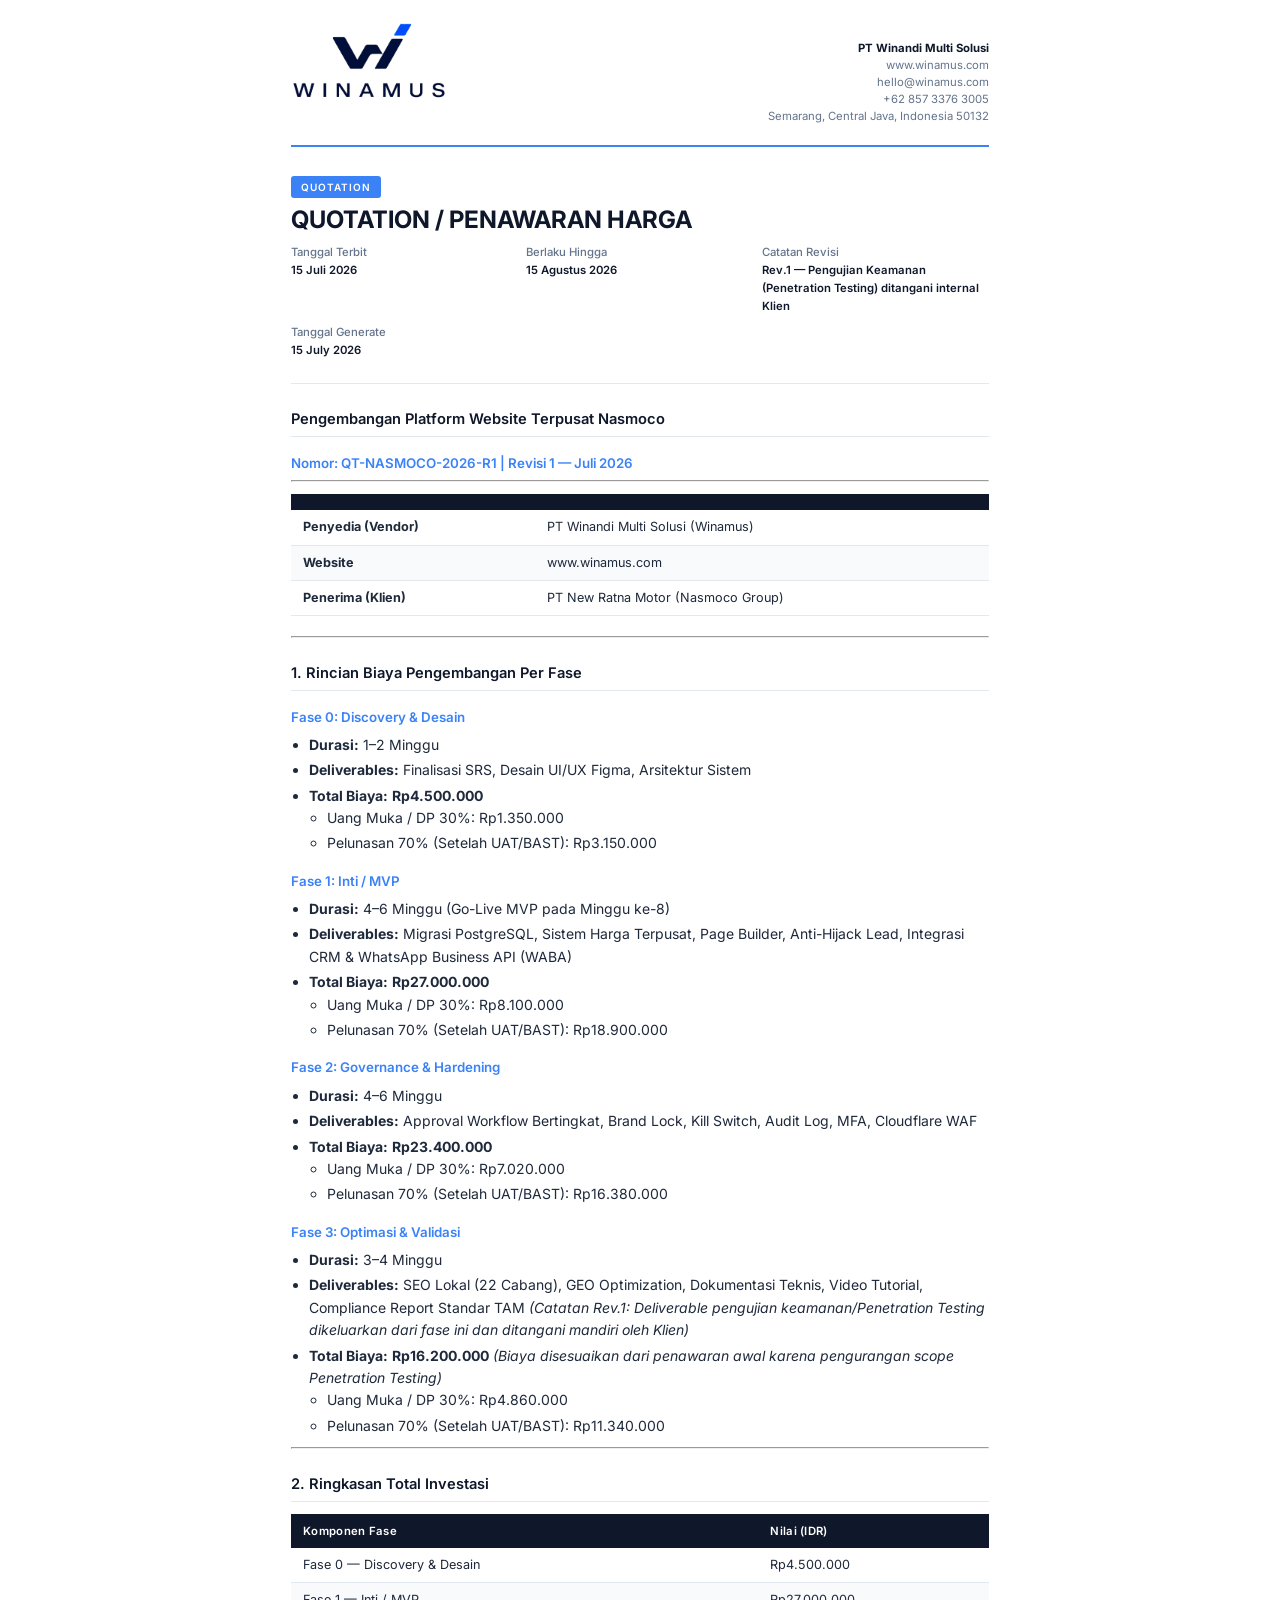
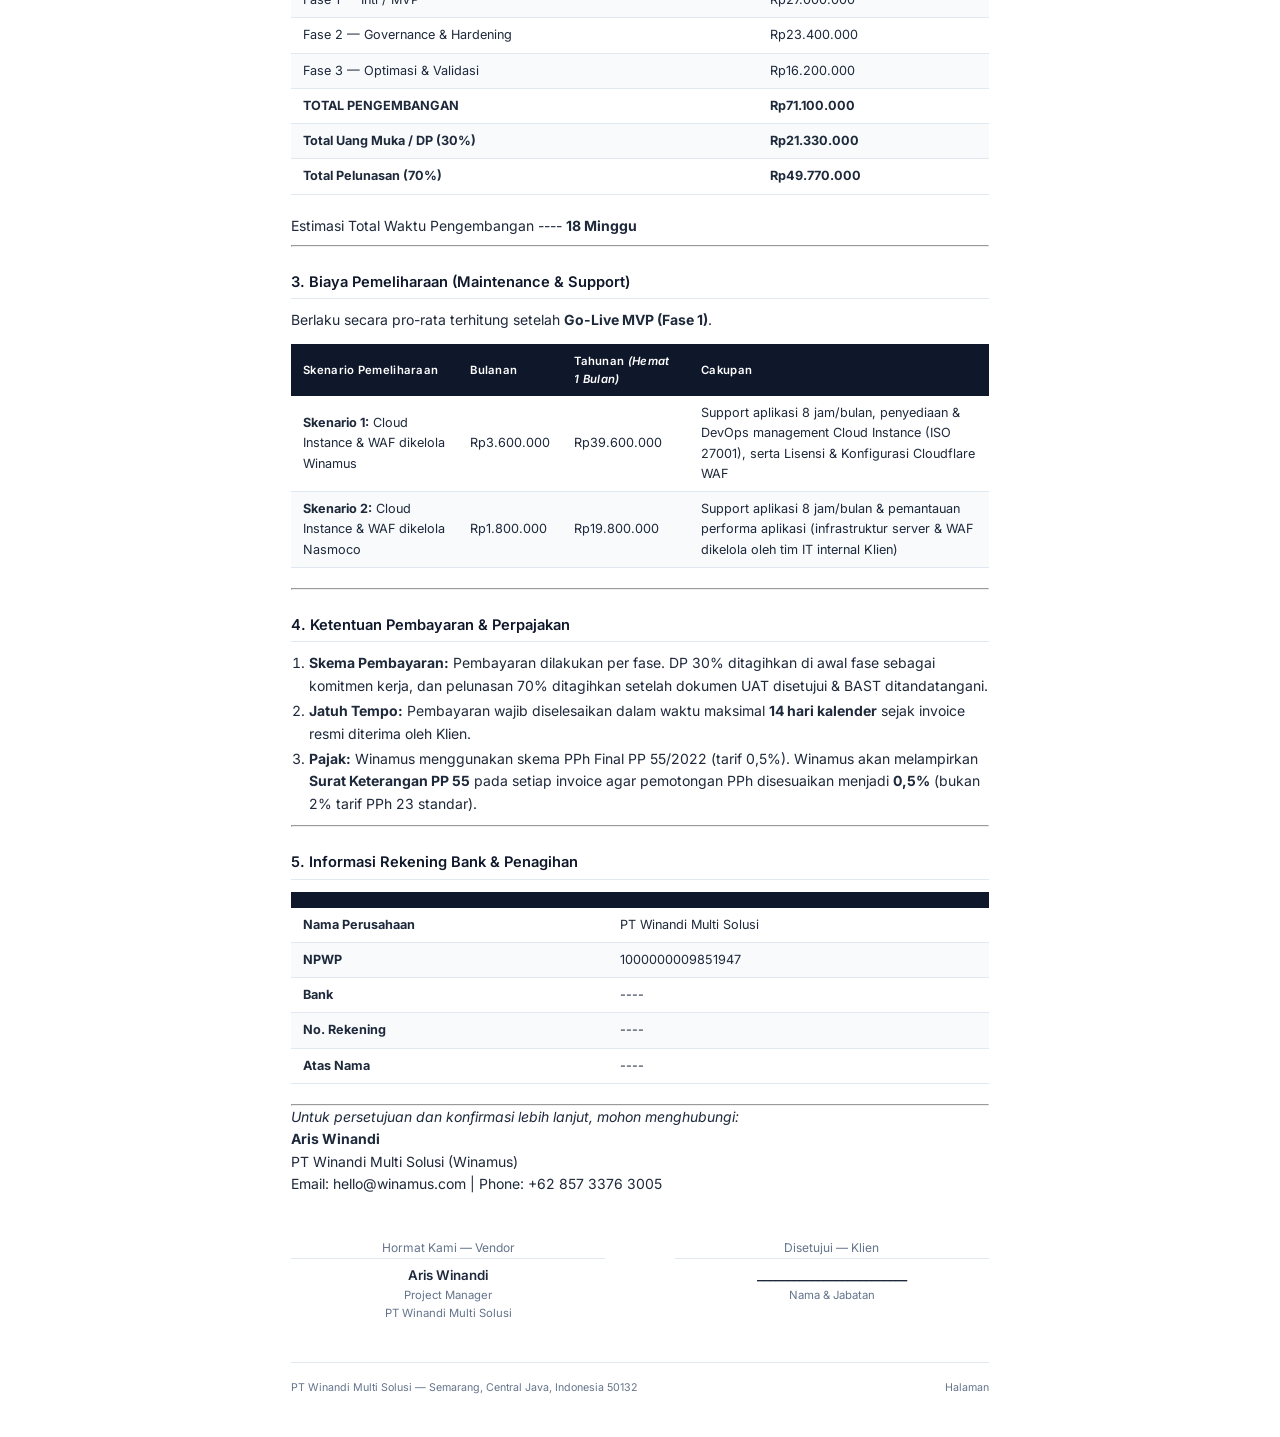
<file: dokumen generator/output/Quotation_Nasmoco_Rev1_modern.html>
<!DOCTYPE html>
<html lang="id">
<head>
  <meta charset="UTF-8">
  <meta name="viewport" content="width=device-width, initial-scale=1.0">
  <title>QUOTATION / PENAWARAN HARGA — Winamus</title>
  <style>/* ═══════════════════════════════════════════
   Modern Style — Clean, minimal, tech-forward
   Winamus Document Generator
   ═══════════════════════════════════════════ */

@import url('https://fonts.googleapis.com/css2?family=Inter:wght@300;400;500;600;700&display=swap');

:root {
  --color-primary:    #0F172A;
  --color-secondary:  #3B82F6;
  --color-accent:     #F59E0B;
  --color-text:       #1E293B;
  --color-muted:      #64748B;
  --color-border:     #E2E8F0;
  --color-bg:         #FFFFFF;
  --color-surface:    #F8FAFC;
}

* { box-sizing: border-box; margin: 0; padding: 0; }

body {
  font-family: 'Inter', -apple-system, sans-serif;
  font-size: 10.5pt;
  color: var(--color-text);
  background: var(--color-bg);
  line-height: 1.6;
}

/* ── Page layout ── */
.page { max-width: 794px; margin: 0 auto; padding: 40px 48px; }

/* ── Header / Letterhead ── */
.letterhead {
  display: flex;
  justify-content: space-between;
  align-items: flex-start;
  padding-bottom: 20px;
  border-bottom: 2px solid var(--color-secondary);
  margin-bottom: 28px;
}
.letterhead-logo img {
  height: 80px;
  width: auto;
  margin-top: -20px;
  margin-bottom: -20px;
}
.letterhead-logo .brand-name {
  font-size: 22pt;
  font-weight: 700;
  color: var(--color-primary);
  letter-spacing: -0.5px;
}
.letterhead-info { text-align: right; }
.letterhead-info p { font-size: 8.5pt; color: var(--color-muted); line-height: 1.5; }
.letterhead-info strong { color: var(--color-primary); }

/* ── Document title ── */
.doc-title {
  margin-bottom: 24px;
}
.doc-type-badge {
  display: inline-block;
  background: var(--color-secondary);
  color: white;
  font-size: 7.5pt;
  font-weight: 600;
  letter-spacing: 1px;
  text-transform: uppercase;
  padding: 3px 10px;
  border-radius: 3px;
  margin-bottom: 8px;
}
.doc-title h1 {
  font-size: 18pt;
  font-weight: 700;
  color: var(--color-primary);
  line-height: 1.2;
}
.doc-meta {
  margin-top: 8px;
  display: grid;
  grid-template-columns: repeat(3, 1fr);
  gap: 8px;
}
.doc-meta-item { font-size: 8.5pt; }
.doc-meta-item .label { color: var(--color-muted); font-weight: 500; }
.doc-meta-item .value { color: var(--color-primary); font-weight: 600; }

/* ── Content body ── */
.doc-body h2 {
  font-size: 11pt;
  font-weight: 600;
  color: var(--color-primary);
  margin: 24px 0 10px;
  padding-bottom: 4px;
  border-bottom: 1px solid var(--color-border);
}
.doc-body h3 {
  font-size: 10pt;
  font-weight: 600;
  color: var(--color-secondary);
  margin: 16px 0 6px;
}
.doc-body p { margin-bottom: 8px; }
.doc-body ul, .doc-body ol {
  padding-left: 18px;
  margin-bottom: 10px;
}
.doc-body li { margin-bottom: 3px; }

/* ── Tables ── */
table {
  width: 100%;
  border-collapse: collapse;
  font-size: 9.5pt;
  margin: 12px 0 20px;
}
thead tr { background: var(--color-primary); color: white; }
thead th {
  padding: 8px 12px;
  text-align: left;
  font-weight: 600;
  font-size: 8.5pt;
  letter-spacing: 0.3px;
}
tbody tr:nth-child(even) { background: var(--color-surface); }
tbody td { padding: 7px 12px; border-bottom: 1px solid var(--color-border); }
tfoot tr { background: var(--color-surface); font-weight: 600; }
tfoot td { padding: 8px 12px; border-top: 2px solid var(--color-secondary); }

/* ── Highlight box ── */
.highlight-box {
  background: linear-gradient(135deg, var(--color-primary) 0%, #1E3A5F 100%);
  color: white;
  padding: 16px 20px;
  border-radius: 6px;
  margin: 20px 0;
}
.highlight-box .total-label { font-size: 8.5pt; opacity: 0.7; text-transform: uppercase; letter-spacing: 1px; }
.highlight-box .total-value { font-size: 20pt; font-weight: 700; }

/* ── Signature block ── */
.signature-block {
  margin-top: 40px;
  display: flex;
  justify-content: space-between;
}
.signature-party { text-align: center; width: 45%; }
.signature-party .party-label { font-size: 9pt; color: var(--color-muted); margin-bottom: 60px; }
.signature-party .signature-line { border-top: 1px solid var(--color-border); padding-top: 6px; }
.signature-party .signer-name { font-weight: 600; font-size: 10pt; }
.signature-party .signer-title { font-size: 8.5pt; color: var(--color-muted); }

/* ── Footer ── */
.doc-footer {
  margin-top: 40px;
  padding-top: 16px;
  border-top: 1px solid var(--color-border);
  display: flex;
  justify-content: space-between;
  align-items: center;
}
.doc-footer p { font-size: 8pt; color: var(--color-muted); }
.doc-footer .page-num { font-size: 8pt; color: var(--color-muted); }

/* ── Alert / Note boxes ── */
.note-box {
  background: #EFF6FF;
  border-left: 3px solid var(--color-secondary);
  padding: 10px 14px;
  margin: 12px 0;
  font-size: 9pt;
  border-radius: 0 4px 4px 0;
}
.warning-box {
  background: #FFFBEB;
  border-left: 3px solid var(--color-accent);
  padding: 10px 14px;
  margin: 12px 0;
  font-size: 9pt;
  border-radius: 0 4px 4px 0;
}

/* ── Print / PDF ── */
@media print {
  body { font-size: 10pt; }
  .page { padding: 0; }
  .letterhead { page-break-after: avoid; }
  tr { page-break-inside: avoid; }
}
@page {
  size: A4;
  margin: 20mm 15mm 20mm 15mm;
}
</style>
</head>
<body>
<div class="page">

  
  <div class="letterhead">
    <div class="letterhead-logo">
      
        <img src="[data-uri]" alt="Winamus Logo">
      
    </div>
    <div class="letterhead-info">
      <p><strong>PT Winandi Multi Solusi</strong></p>
      <p>www.winamus.com</p>
      <p>hello@winamus.com</p>
      <p>+62 857 3376 3005</p>
      <p>Semarang, Central Java, Indonesia 50132</p>
    </div>
  </div>

  
  <div class="doc-title">
    <span class="doc-type-badge">QUOTATION</span>
    <h1>QUOTATION / PENAWARAN HARGA</h1>
    <div class="doc-meta">
      
      <div class="doc-meta-item">
        <div class="label">Tanggal Terbit</div>
        <div class="value">15 Juli 2026</div>
      </div>
      
      <div class="doc-meta-item">
        <div class="label">Berlaku Hingga</div>
        <div class="value">15 Agustus 2026</div>
      </div>
      
      <div class="doc-meta-item">
        <div class="label">Catatan Revisi</div>
        <div class="value">Rev.1 — Pengujian Keamanan (Penetration Testing) ditangani internal Klien</div>
      </div>
      
      <div class="doc-meta-item">
        <div class="label">Tanggal Generate</div>
        <div class="value">15 July 2026</div>
      </div>
    </div>
  </div>

  <hr style="border: none; border-top: 1px solid var(--color-border, #E2E8F0); margin: 0 0 20px;">

  
  <div class="doc-body">
    <h2>Pengembangan Platform Website Terpusat Nasmoco</h2>
<h3>Nomor: QT-NASMOCO-2026-R1 | Revisi 1 — Juli 2026</h3>
<hr />
<table>
<thead>
<tr>
  <th></th>
  <th></th>
</tr>
</thead>
<tbody>
<tr>
  <td><strong>Penyedia (Vendor)</strong></td>
  <td>PT Winandi Multi Solusi (Winamus)</td>
</tr>
<tr>
  <td><strong>Website</strong></td>
  <td>www.winamus.com</td>
</tr>
<tr>
  <td><strong>Penerima (Klien)</strong></td>
  <td>PT New Ratna Motor (Nasmoco Group)</td>
</tr>
</tbody>
</table>
<hr />
<h2>1. Rincian Biaya Pengembangan Per Fase</h2>
<h3>Fase 0: Discovery &amp; Desain</h3>
<ul>
<li><strong>Durasi:</strong> 1–2 Minggu</li>
<li><strong>Deliverables:</strong> Finalisasi SRS, Desain UI/UX Figma, Arsitektur Sistem</li>
<li><strong>Total Biaya:</strong> <strong>Rp4.500.000</strong><ul>
<li>Uang Muka / DP 30%: Rp1.350.000</li>
<li>Pelunasan 70% (Setelah UAT/BAST): Rp3.150.000</li>
</ul>
</li>
</ul>
<h3>Fase 1: Inti / MVP</h3>
<ul>
<li><strong>Durasi:</strong> 4–6 Minggu (Go-Live MVP pada Minggu ke-8)</li>
<li><strong>Deliverables:</strong> Migrasi PostgreSQL, Sistem Harga Terpusat, Page Builder, Anti-Hijack Lead, Integrasi CRM &amp; WhatsApp Business API (WABA)</li>
<li><strong>Total Biaya:</strong> <strong>Rp27.000.000</strong><ul>
<li>Uang Muka / DP 30%: Rp8.100.000</li>
<li>Pelunasan 70% (Setelah UAT/BAST): Rp18.900.000</li>
</ul>
</li>
</ul>
<h3>Fase 2: Governance &amp; Hardening</h3>
<ul>
<li><strong>Durasi:</strong> 4–6 Minggu</li>
<li><strong>Deliverables:</strong> Approval Workflow Bertingkat, Brand Lock, Kill Switch, Audit Log, MFA, Cloudflare WAF</li>
<li><strong>Total Biaya:</strong> <strong>Rp23.400.000</strong><ul>
<li>Uang Muka / DP 30%: Rp7.020.000</li>
<li>Pelunasan 70% (Setelah UAT/BAST): Rp16.380.000</li>
</ul>
</li>
</ul>
<h3>Fase 3: Optimasi &amp; Validasi</h3>
<ul>
<li><strong>Durasi:</strong> 3–4 Minggu</li>
<li><strong>Deliverables:</strong> SEO Lokal (22 Cabang), GEO Optimization, Dokumentasi Teknis, Video Tutorial, Compliance Report Standar TAM <em>(Catatan Rev.1: Deliverable pengujian keamanan/Penetration Testing dikeluarkan dari fase ini dan ditangani mandiri oleh Klien)</em></li>
<li><strong>Total Biaya:</strong> <strong>Rp16.200.000</strong> <em>(Biaya disesuaikan dari penawaran awal karena pengurangan scope Penetration Testing)</em><ul>
<li>Uang Muka / DP 30%: Rp4.860.000</li>
<li>Pelunasan 70% (Setelah UAT/BAST): Rp11.340.000</li>
</ul>
</li>
</ul>
<hr />
<h2>2. Ringkasan Total Investasi</h2>
<table>
<thead>
<tr>
  <th>Komponen Fase</th>
  <th>Nilai (IDR)</th>
</tr>
</thead>
<tbody>
<tr>
  <td>Fase 0 — Discovery &amp; Desain</td>
  <td>Rp4.500.000</td>
</tr>
<tr>
  <td>Fase 1 — Inti / MVP</td>
  <td>Rp27.000.000</td>
</tr>
<tr>
  <td>Fase 2 — Governance &amp; Hardening</td>
  <td>Rp23.400.000</td>
</tr>
<tr>
  <td>Fase 3 — Optimasi &amp; Validasi</td>
  <td>Rp16.200.000</td>
</tr>
<tr>
  <td><strong>TOTAL PENGEMBANGAN</strong></td>
  <td><strong>Rp71.100.000</strong></td>
</tr>
<tr>
  <td><strong>Total Uang Muka / DP (30%)</strong></td>
  <td><strong>Rp21.330.000</strong></td>
</tr>
<tr>
  <td><strong>Total Pelunasan (70%)</strong></td>
  <td><strong>Rp49.770.000</strong></td>
</tr>
</tbody>
</table>
<p>Estimasi Total Waktu Pengembangan  ---- <strong>18 Minggu</strong></p>
<hr />
<h2>3. Biaya Pemeliharaan (Maintenance &amp; Support)</h2>
<p>Berlaku secara pro-rata terhitung setelah <strong>Go-Live MVP (Fase 1)</strong>.</p>
<table>
<thead>
<tr>
  <th>Skenario Pemeliharaan</th>
  <th>Bulanan</th>
  <th>Tahunan <em>(Hemat 1 Bulan)</em></th>
  <th>Cakupan</th>
</tr>
</thead>
<tbody>
<tr>
  <td><strong>Skenario 1:</strong> Cloud Instance &amp; WAF dikelola Winamus</td>
  <td>Rp3.600.000</td>
  <td>Rp39.600.000</td>
  <td>Support aplikasi 8 jam/bulan, penyediaan &amp; DevOps management Cloud Instance (ISO 27001), serta Lisensi &amp; Konfigurasi Cloudflare WAF</td>
</tr>
<tr>
  <td><strong>Skenario 2:</strong> Cloud Instance &amp; WAF dikelola Nasmoco</td>
  <td>Rp1.800.000</td>
  <td>Rp19.800.000</td>
  <td>Support aplikasi 8 jam/bulan &amp; pemantauan performa aplikasi (infrastruktur server &amp; WAF dikelola oleh tim IT internal Klien)</td>
</tr>
</tbody>
</table>
<hr />
<h2>4. Ketentuan Pembayaran &amp; Perpajakan</h2>
<ol>
<li><strong>Skema Pembayaran:</strong> Pembayaran dilakukan per fase. DP 30% ditagihkan di awal fase sebagai komitmen kerja, dan pelunasan 70% ditagihkan setelah dokumen UAT disetujui &amp; BAST ditandatangani.</li>
<li><strong>Jatuh Tempo:</strong> Pembayaran wajib diselesaikan dalam waktu maksimal <strong>14 hari kalender</strong> sejak invoice resmi diterima oleh Klien.</li>
<li><strong>Pajak:</strong> Winamus menggunakan skema PPh Final PP 55/2022 (tarif 0,5%). Winamus akan melampirkan <strong>Surat Keterangan PP 55</strong> pada setiap invoice agar pemotongan PPh disesuaikan menjadi <strong>0,5%</strong> (bukan 2% tarif PPh 23 standar).</li>
</ol>
<hr />
<h2>5. Informasi Rekening Bank &amp; Penagihan</h2>
<table>
<thead>
<tr>
  <th></th>
  <th></th>
</tr>
</thead>
<tbody>
<tr>
  <td><strong>Nama Perusahaan</strong></td>
  <td>PT Winandi Multi Solusi</td>
</tr>
<tr>
  <td><strong>NPWP</strong></td>
  <td>1000000009851947</td>
</tr>
<tr>
  <td><strong>Bank</strong></td>
  <td>----</td>
</tr>
<tr>
  <td><strong>No. Rekening</strong></td>
  <td>----</td>
</tr>
<tr>
  <td><strong>Atas Nama</strong></td>
  <td>----</td>
</tr>
</tbody>
</table>
<hr />
<p><em>Untuk persetujuan dan konfirmasi lebih lanjut, mohon menghubungi:</em><br />
<strong>Aris Winandi</strong><br />
PT Winandi Multi Solusi (Winamus)<br />
Email: hello@winamus.com | Phone: +62 857 3376 3005</p>

  </div>

  
  <div class="signature-block">
    <div class="signature-party">
      <span class="party-label">Hormat Kami — Vendor</span>
      <div class="signature-line">
        <div class="signer-name">Aris Winandi</div>
        <div class="signer-title">Project Manager</div>
        <div class="signer-title">PT Winandi Multi Solusi</div>
      </div>
    </div>
    <div class="signature-party">
      <span class="party-label">Disetujui — Klien</span>
      <div class="signature-line">
        <div class="signer-name">_________________________</div>
        <div class="signer-title">Nama & Jabatan</div>
      </div>
    </div>
  </div>

  
  <div class="doc-footer">
    <p>PT Winandi Multi Solusi &mdash; Semarang, Central Java, Indonesia 50132</p>
    <p class="page-num">Halaman <span class="pagenum"></span></p>
  </div>

</div>
</body>
</html>
</file>
